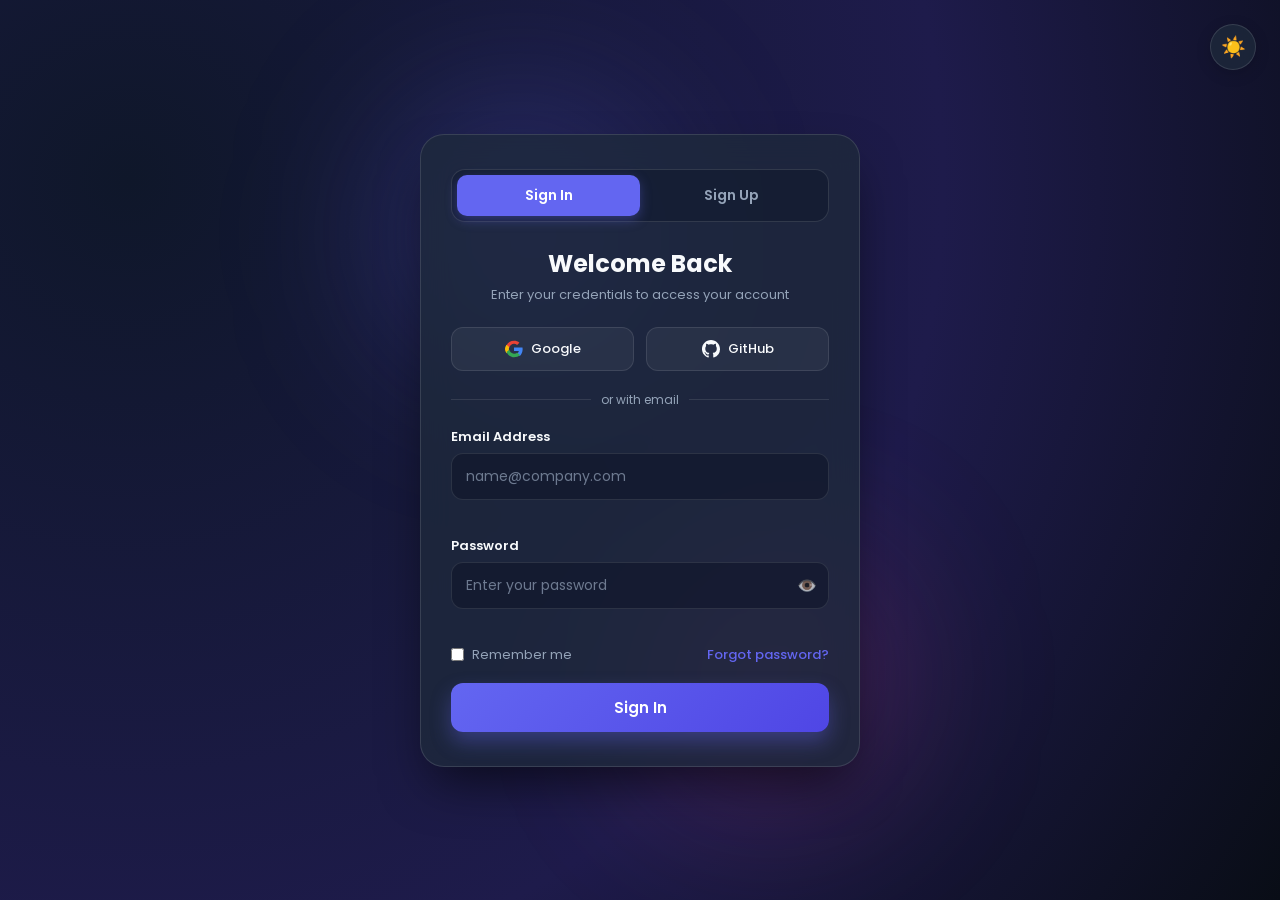
<file: index.html>
<!DOCTYPE html>
<html lang="en">
<head>
    <meta charset="UTF-8">
    <meta name="viewport" content="width=device-width, initial-scale=1.0">
    <meta name="description" content="A modern and interactive authentication portal with 3D Card Tilt, Confetti, and User Dashboard.">
    <title>Auth Portal | Login & Register</title>
    <link rel="preconnect" href="https://fonts.googleapis.com">
    <link rel="preconnect" href="https://fonts.gstatic.com" crossorigin>
    <link href="https://fonts.googleapis.com/css2?family=Poppins:wght@300;400;500;600;700&display=swap" rel="stylesheet">
    <link rel="stylesheet" href="style.css">
</head>
<body data-theme="dark">
    <!-- Confetti Canvas for Celebrations -->
    <canvas id="confettiCanvas"></canvas>

    <!-- Theme Toggle Button -->
    <button id="themeToggle" class="theme-toggle-btn" aria-label="Toggle Theme">
        <span id="themeIcon">☀️</span>
    </button>

    <div class="auth-container">
        <!-- Floating Ambient Glows -->
        <div class="glow-sphere glow-1"></div>
        <div class="glow-sphere glow-2"></div>

        <!-- 3D Tilting Card -->
        <div class="auth-card" id="tiltCard">
            <!-- Glow reflection layer -->
            <div class="card-glare" id="cardGlare"></div>

            <!-- Card Content Wrapper -->
            <div class="card-content">
                <!-- Tab Switcher (Sign In / Sign Up) -->
                <div class="tab-header" id="authTabs">
                    <button type="button" class="tab-btn active" id="loginTab">Sign In</button>
                    <button type="button" class="tab-btn" id="signupTab">Sign Up</button>
                </div>

                <!-- Login Form -->
                <form id="loginForm" class="auth-form active" novalidate>
                    <div class="form-header">
                        <h1>Welcome Back</h1>
                        <p>Enter your credentials to access your account</p>
                    </div>

                    <!-- Social Login Buttons -->
                    <div class="social-auth">
                        <button type="button" class="social-btn" id="googleLogin">
                            <svg width="18" height="18" viewBox="0 0 24 24"><path fill="#EA4335" d="M12 5c1.6 0 3 .6 4.1 1.6l3.1-3.1C17.3 1.7 14.8 1 12 1 7.5 1 3.7 3.6 1.9 7.3l3.7 2.9C6.5 7.3 9 5 12 5z"/><path fill="#4285F4" d="M23.5 12.3c0-.8-.1-1.6-.2-2.3H12v4.6h6.5c-.3 1.5-1.1 2.8-2.4 3.7l3.7 2.9c2.2-2 3.7-5 3.7-8.9z"/><path fill="#FBBC05" d="M5.6 14.8c-.3-.8-.4-1.8-.4-2.8s.2-2 .4-2.8L1.9 6.3C.7 8.7 0 10.3 0 12s.7 3.3 1.9 5.7l3.7-2.9z"/><path fill="#34A853" d="M12 23c3.2 0 6-1.1 8-3l-3.7-2.9c-1.1.7-2.5 1.2-4.3 1.2-3 0-5.5-2.3-6.4-5.2L1.9 16C3.7 19.7 7.5 23 12 23z"/></svg>
                            <span>Google</span>
                        </button>
                        <button type="button" class="social-btn" id="githubLogin">
                            <svg width="18" height="18" viewBox="0 0 24 24" fill="currentColor"><path d="M12 0C5.37 0 0 5.37 0 12c0 5.31 3.435 9.795 8.205 11.385.6.105.825-.255.825-.57 0-.285-.015-1.23-.015-2.235-3.015.555-3.795-.735-4.035-1.41-.135-.345-.72-1.41-1.23-1.695-.42-.225-1.02-.78-.015-.795.945-.015 1.62.87 1.845 1.23 1.08 1.815 2.805 1.305 3.495.99.105-.78.42-1.305.765-1.605-2.67-.3-5.46-1.335-5.46-5.925 0-1.305.465-2.385 1.23-3.225-.12-.3-.54-1.53.12-3.18 0 0 1.005-.315 3.3 1.23.96-.27 1.98-.405 3-.405s2.04.135 3 .405c2.295-1.56 3.3-1.23 3.3-1.23.66 1.65.24 2.88.12 3.18.765.84 1.23 1.905 1.23 3.225 0 4.605-2.805 5.625-5.475 5.925.435.375.81 1.095.81 2.22 0 1.605-.015 2.895-.015 3.3 0 .315.225.69.825.57A12.02 12.02 0 0024 12c0-6.63-5.37-12-12-12z"/></svg>
                            <span>GitHub</span>
                        </button>
                    </div>

                    <div class="divider"><span>or with email</span></div>

                    <div class="form-group">
                        <label for="loginEmail">Email Address</label>
                        <input type="email" id="loginEmail" placeholder="name@company.com" required>
                        <span class="error-msg" id="loginEmailError"></span>
                    </div>

                    <div class="form-group">
                        <label for="loginPassword">Password</label>
                        <div class="input-with-icon">
                            <input type="password" id="loginPassword" placeholder="Enter your password" required>
                            <button type="button" class="toggle-password-btn" data-target="loginPassword" aria-label="Toggle password">👁️</button>
                        </div>
                        <span class="error-msg" id="loginPasswordError"></span>
                    </div>

                    <div class="form-options">
                        <label class="checkbox-label">
                            <input type="checkbox" id="rememberMe">
                            <span>Remember me</span>
                        </label>
                        <button type="button" class="link-btn" id="openForgotModal">Forgot password?</button>
                    </div>

                    <button type="submit" class="submit-btn" id="loginSubmit">
                        <span class="btn-text">Sign In</span>
                        <span class="spinner"></span>
                    </button>
                </form>

                <!-- Sign Up Form -->
                <form id="signupForm" class="auth-form" novalidate>
                    <div class="form-header">
                        <h1>Create Account</h1>
                        <p>Get started with your free account today</p>
                    </div>

                    <div class="form-group">
                        <label for="signupName">Full Name</label>
                        <input type="text" id="signupName" placeholder="Muhammad Bilal" required>
                        <span class="error-msg" id="signupNameError"></span>
                    </div>

                    <div class="form-group">
                        <label for="signupEmail">Email Address</label>
                        <input type="email" id="signupEmail" placeholder="name@company.com" required>
                        <span class="error-msg" id="signupEmailError"></span>
                    </div>

                    <div class="form-group">
                        <label for="signupPassword">Password</label>
                        <div class="input-with-icon">
                            <input type="password" id="signupPassword" placeholder="Create a strong password" required>
                            <button type="button" class="toggle-password-btn" data-target="signupPassword" aria-label="Toggle password">👁️</button>
                        </div>
                        <!-- Password Strength Meter -->
                        <div class="strength-meter-container">
                            <div class="strength-bar-wrapper">
                                <div class="strength-bar" id="strengthBar"></div>
                            </div>
                            <span class="strength-text" id="strengthText">Password Strength</span>
                        </div>
                        <span class="error-msg" id="signupPasswordError"></span>
                    </div>

                    <div class="form-options">
                        <label class="checkbox-label">
                            <input type="checkbox" id="agreeTerms" required>
                            <span>I agree to the <a href="#" class="link-btn">Terms & Conditions</a></span>
                        </label>
                    </div>
                    <span class="error-msg" id="termsError"></span>

                    <button type="submit" class="submit-btn" id="signupSubmit">
                        <span class="btn-text">Create Account</span>
                        <span class="spinner"></span>
                    </button>
                </form>

                <!-- Logged In Profile Dashboard View -->
                <div id="userDashboard" class="dashboard-view">
                    <div class="avatar-wrapper">
                        <div class="avatar" id="userAvatar">MB</div>
                        <div class="status-badge"></div>
                    </div>
                    <h2 id="userNameDisplay">Muhammad Bilal</h2>
                    <p class="user-email" id="userEmailDisplay">user@example.com</p>

                    <div class="stats-grid">
                        <div class="stat-card">
                            <span class="stat-val">Active</span>
                            <span class="stat-lbl">Status</span>
                        </div>
                        <div class="stat-card">
                            <span class="stat-val">Pro User</span>
                            <span class="stat-lbl">Plan</span>
                        </div>
                    </div>

                    <div class="dashboard-actions">
                        <button type="button" class="action-btn" id="actionProfile">👤 View Profile</button>
                        <button type="button" class="action-btn" id="actionSecurity">🔒 Security Settings</button>
                    </div>

                    <button type="button" class="logout-btn" id="logoutBtn">
                        Sign Out
                    </button>
                </div>

                <!-- Alert / Toast Notification -->
                <div id="toastNotification" class="toast-notification"></div>
            </div>
        </div>
    </div>

    <!-- Interactive Forgot Password Modal -->
    <div id="forgotModal" class="modal-backdrop">
        <div class="modal-card">
            <button type="button" id="closeModal" class="modal-close-btn" aria-label="Close modal">&times;</button>
            <div class="modal-icon">🔐</div>
            <div class="form-header">
                <h2>Reset Password</h2>
                <p>Enter your registered email and we'll send you an OTP code</p>
            </div>
            <form id="forgotForm" novalidate>
                <div class="form-group">
                    <label for="forgotEmail">Email Address</label>
                    <input type="email" id="forgotEmail" placeholder="name@company.com" required>
                    <span class="error-msg" id="forgotEmailError"></span>
                </div>
                <button type="submit" class="submit-btn" id="forgotSubmit">
                    <span class="btn-text">Send Reset Code</span>
                    <span class="spinner"></span>
                </button>
            </form>
            <div id="modalNotice" class="modal-notice"></div>
        </div>
    </div>

    <script src="script.js"></script>
</body>
</html>
</file>
<file: style.css>
:root {
    /* Dark Theme (Default) */
    --bg-gradient: radial-gradient(circle at 10% 20%, #0f172a 0%, #1e1b4b 60%, #090d16 100%);
    --card-bg: rgba(30, 41, 59, 0.78);
    --card-border: rgba(255, 255, 255, 0.12);
    --card-shadow: 0 25px 50px -12px rgba(0, 0, 0, 0.6);
    --text-primary: #f8fafc;
    --text-secondary: #94a3b8;
    --input-bg: rgba(15, 23, 42, 0.6);
    --input-border: rgba(255, 255, 255, 0.1);
    --input-focus-border: #818cf8;
    --input-text: #ffffff;
    --social-bg: rgba(255, 255, 255, 0.05);
    --social-hover: rgba(255, 255, 255, 0.12);
    --social-border: rgba(255, 255, 255, 0.1);
    --tab-bg: rgba(15, 23, 42, 0.5);
    --tab-active-bg: #6366f1;
    --tab-active-text: #ffffff;
    --tab-inactive-text: #94a3b8;
    --accent: #6366f1;
    --accent-hover: #4f46e5;
    --glow-1: rgba(99, 102, 241, 0.25);
    --glow-2: rgba(236, 72, 153, 0.2);
    --modal-overlay: rgba(0, 0, 0, 0.7);
    --stat-bg: rgba(15, 23, 42, 0.5);
}

[data-theme="light"] {
    --bg-gradient: radial-gradient(circle at 10% 20%, #e0e7ff 0%, #f1f5f9 60%, #f8fafc 100%);
    --card-bg: rgba(255, 255, 255, 0.88);
    --card-border: rgba(0, 0, 0, 0.08);
    --card-shadow: 0 20px 45px -10px rgba(99, 102, 241, 0.15);
    --text-primary: #0f172a;
    --text-secondary: #64748b;
    --input-bg: #f8fafc;
    --input-border: #e2e8f0;
    --input-focus-border: #6366f1;
    --input-text: #0f172a;
    --social-bg: #f8fafc;
    --social-hover: #f1f5f9;
    --social-border: #e2e8f0;
    --tab-bg: #f1f5f9;
    --tab-active-bg: #6366f1;
    --tab-active-text: #ffffff;
    --tab-inactive-text: #64748b;
    --accent: #6366f1;
    --accent-hover: #4f46e5;
    --glow-1: rgba(99, 102, 241, 0.15);
    --glow-2: rgba(236, 72, 153, 0.12);
    --modal-overlay: rgba(15, 23, 42, 0.5);
    --stat-bg: #f1f5f9;
}

* {
    margin: 0;
    padding: 0;
    box-sizing: border-box;
    font-family: 'Poppins', sans-serif;
    transition: background-color 0.3s ease, border-color 0.3s ease, color 0.3s ease;
}

body {
    min-height: 100vh;
    display: flex;
    align-items: center;
    justify-content: center;
    background: var(--bg-gradient);
    padding: 24px;
    position: relative;
    overflow-x: hidden;
    perspective: 1000px;
}

/* Fullscreen Confetti Canvas */
#confettiCanvas {
    position: fixed;
    top: 0;
    left: 0;
    width: 100vw;
    height: 100vh;
    pointer-events: none;
    z-index: 9999;
}

/* Theme Toggle Button */
.theme-toggle-btn {
    position: fixed;
    top: 24px;
    right: 24px;
    width: 46px;
    height: 46px;
    border-radius: 50%;
    background: var(--card-bg);
    border: 1px solid var(--card-border);
    cursor: pointer;
    font-size: 20px;
    display: flex;
    align-items: center;
    justify-content: center;
    box-shadow: 0 4px 15px rgba(0, 0, 0, 0.15);
    backdrop-filter: blur(10px);
    z-index: 100;
    transition: transform 0.2s ease, box-shadow 0.2s ease;
}

.theme-toggle-btn:hover {
    transform: scale(1.1) rotate(15deg);
    box-shadow: 0 6px 20px rgba(99, 102, 241, 0.3);
}

/* Background Ambient Glows */
.auth-container {
    width: 100%;
    max-width: 440px;
    position: relative;
    z-index: 10;
    perspective: 1200px;
}

.glow-sphere {
    position: absolute;
    border-radius: 50%;
    filter: blur(80px);
    pointer-events: none;
    z-index: -1;
}

.glow-1 {
    width: 280px;
    height: 280px;
    background: var(--glow-1);
    top: -40px;
    left: -40px;
}

.glow-2 {
    width: 260px;
    height: 260px;
    background: var(--glow-2);
    bottom: -40px;
    right: -40px;
}

/* Main 3D Tilting Card */
.auth-card {
    background: var(--card-bg);
    border: 1px solid var(--card-border);
    border-radius: 24px;
    padding: 34px 30px;
    box-shadow: var(--card-shadow);
    backdrop-filter: blur(16px);
    -webkit-backdrop-filter: blur(16px);
    position: relative;
    overflow: hidden;
    transform-style: preserve-3d;
    transition: transform 0.1s ease-out, box-shadow 0.3s ease;
}

/* Dynamic Glare Effect */
.card-glare {
    position: absolute;
    top: 0;
    left: 0;
    width: 100%;
    height: 100%;
    background: radial-gradient(circle at 50% 50%, rgba(255, 255, 255, 0.15), transparent 70%);
    pointer-events: none;
    opacity: 0;
    transition: opacity 0.3s ease;
}

/* Tab Switcher */
.tab-header {
    display: flex;
    background: var(--tab-bg);
    border-radius: 14px;
    padding: 5px;
    margin-bottom: 24px;
    border: 1px solid var(--card-border);
}

.tab-btn {
    flex: 1;
    padding: 10px 0;
    border: none;
    border-radius: 10px;
    background: transparent;
    color: var(--tab-inactive-text);
    font-size: 14px;
    font-weight: 600;
    cursor: pointer;
    transition: all 0.25s ease;
}

.tab-btn.active {
    background: var(--tab-active-bg);
    color: var(--tab-active-text);
    box-shadow: 0 4px 12px rgba(99, 102, 241, 0.35);
}

/* Form Headings */
.auth-form {
    display: none;
    animation: formFade 0.35s ease;
}

.auth-form.active {
    display: block;
}

@keyframes formFade {
    from {
        opacity: 0;
        transform: translateY(8px);
    }
    to {
        opacity: 1;
        transform: translateY(0);
    }
}

.form-header {
    text-align: center;
    margin-bottom: 22px;
}

.form-header h1, .form-header h2 {
    font-size: 24px;
    font-weight: 700;
    color: var(--text-primary);
    margin-bottom: 4px;
}

.form-header p {
    font-size: 13px;
    color: var(--text-secondary);
}

/* Social Login Buttons */
.social-auth {
    display: flex;
    gap: 12px;
    margin-bottom: 20px;
}

.social-btn {
    flex: 1;
    display: flex;
    align-items: center;
    justify-content: center;
    gap: 8px;
    padding: 11px;
    border-radius: 12px;
    border: 1px solid var(--social-border);
    background: var(--social-bg);
    color: var(--text-primary);
    font-size: 13px;
    font-weight: 500;
    cursor: pointer;
    transition: all 0.2s ease;
}

.social-btn:hover {
    background: var(--social-hover);
    transform: translateY(-2px);
}

.social-btn svg {
    flex-shrink: 0;
}

/* Divider */
.divider {
    display: flex;
    align-items: center;
    text-align: center;
    margin: 18px 0;
    color: var(--text-secondary);
    font-size: 12px;
}

.divider::before,
.divider::after {
    content: '';
    flex: 1;
    border-bottom: 1px solid var(--input-border);
}

.divider span {
    padding: 0 10px;
}

/* Input Fields */
.form-group {
    margin-bottom: 16px;
}

.form-group label {
    display: block;
    font-size: 13px;
    font-weight: 600;
    color: var(--text-primary);
    margin-bottom: 6px;
}

.form-group input {
    width: 100%;
    padding: 12px 14px;
    border-radius: 12px;
    border: 1.5px solid var(--input-border);
    background: var(--input-bg);
    color: var(--input-text);
    font-size: 14px;
    outline: none;
    transition: all 0.25s ease;
}

.form-group input:focus {
    border-color: var(--input-focus-border);
    box-shadow: 0 0 0 4px rgba(99, 102, 241, 0.2);
}

.form-group input::placeholder {
    color: var(--text-secondary);
    opacity: 0.7;
}

.input-with-icon {
    position: relative;
    display: flex;
    align-items: center;
}

.input-with-icon input {
    padding-right: 44px;
}

.toggle-password-btn {
    position: absolute;
    right: 12px;
    background: none;
    border: none;
    cursor: pointer;
    font-size: 16px;
    opacity: 0.7;
    transition: opacity 0.2s;
}

.toggle-password-btn:hover {
    opacity: 1;
}

/* Password Strength Meter */
.strength-meter-container {
    margin-top: 8px;
}

.strength-bar-wrapper {
    width: 100%;
    height: 4px;
    background: rgba(255, 255, 255, 0.1);
    border-radius: 4px;
    overflow: hidden;
}

.strength-bar {
    height: 100%;
    width: 0%;
    border-radius: 4px;
    transition: width 0.3s ease, background-color 0.3s ease;
}

.strength-text {
    display: block;
    font-size: 11px;
    margin-top: 4px;
    color: var(--text-secondary);
}

/* Error Messages */
.error-msg {
    display: block;
    font-size: 12px;
    color: #f87171;
    margin-top: 4px;
    min-height: 16px;
}

/* Form Options */
.form-options {
    display: flex;
    justify-content: space-between;
    align-items: center;
    margin-bottom: 18px;
    font-size: 13px;
}

.checkbox-label {
    display: flex;
    align-items: center;
    gap: 8px;
    color: var(--text-secondary);
    cursor: pointer;
    user-select: none;
}

.checkbox-label input {
    accent-color: var(--accent);
    cursor: pointer;
}

.link-btn {
    background: none;
    border: none;
    color: var(--accent);
    text-decoration: none;
    font-weight: 500;
    cursor: pointer;
    font-size: 13px;
    transition: opacity 0.2s;
}

.link-btn:hover {
    opacity: 0.85;
    text-decoration: underline;
}

/* Submit Button & Spinner */
.submit-btn {
    width: 100%;
    padding: 13px;
    border: none;
    border-radius: 12px;
    background: linear-gradient(135deg, #6366f1 0%, #4f46e5 100%);
    color: #ffffff;
    font-size: 15px;
    font-weight: 600;
    cursor: pointer;
    box-shadow: 0 10px 20px rgba(99, 102, 241, 0.35);
    display: flex;
    align-items: center;
    justify-content: center;
    gap: 10px;
    transition: all 0.25s ease;
    position: relative;
}

.submit-btn:hover {
    transform: translateY(-2px);
    box-shadow: 0 14px 24px rgba(99, 102, 241, 0.45);
}

.submit-btn:active {
    transform: translateY(0);
}

.submit-btn.loading .btn-text {
    opacity: 0;
}

.submit-btn.loading .spinner {
    display: inline-block;
}

.spinner {
    display: none;
    width: 18px;
    height: 18px;
    border: 2.5px solid rgba(255, 255, 255, 0.3);
    border-radius: 50%;
    border-top-color: #ffffff;
    animation: spin 0.8s linear infinite;
    position: absolute;
}

@keyframes spin {
    to {
        transform: rotate(360deg);
    }
}

/* Logged-In User Dashboard Section */
.dashboard-view {
    display: none;
    text-align: center;
    animation: formFade 0.4s ease;
}

.dashboard-view.active {
    display: block;
}

.avatar-wrapper {
    position: relative;
    width: 80px;
    height: 80px;
    margin: 0 auto 16px;
}

.avatar {
    width: 100%;
    height: 100%;
    border-radius: 50%;
    background: linear-gradient(135deg, #6366f1, #ec4899);
    color: #ffffff;
    display: flex;
    align-items: center;
    justify-content: center;
    font-size: 26px;
    font-weight: 700;
    box-shadow: 0 8px 20px rgba(99, 102, 241, 0.4);
}

.status-badge {
    position: absolute;
    bottom: 2px;
    right: 2px;
    width: 16px;
    height: 16px;
    background: #10b981;
    border-radius: 50%;
    border: 3px solid var(--card-bg);
}

.dashboard-view h2 {
    font-size: 22px;
    font-weight: 700;
    color: var(--text-primary);
    margin-bottom: 2px;
}

.user-email {
    font-size: 13px;
    color: var(--text-secondary);
    margin-bottom: 20px;
}

.stats-grid {
    display: flex;
    gap: 12px;
    margin-bottom: 20px;
}

.stat-card {
    flex: 1;
    background: var(--stat-bg);
    border: 1px solid var(--input-border);
    border-radius: 12px;
    padding: 12px 8px;
    display: flex;
    flex-direction: column;
    gap: 4px;
}

.stat-val {
    font-size: 14px;
    font-weight: 700;
    color: var(--text-primary);
}

.stat-lbl {
    font-size: 11px;
    color: var(--text-secondary);
}

.dashboard-actions {
    display: flex;
    flex-direction: column;
    gap: 10px;
    margin-bottom: 20px;
}

.action-btn {
    width: 100%;
    padding: 11px 14px;
    border-radius: 12px;
    border: 1px solid var(--input-border);
    background: var(--input-bg);
    color: var(--text-primary);
    font-size: 13px;
    font-weight: 500;
    cursor: pointer;
    text-align: left;
    transition: all 0.2s;
}

.action-btn:hover {
    background: var(--social-hover);
    transform: translateX(3px);
}

.logout-btn {
    width: 100%;
    padding: 12px;
    border: 1.5px solid #ef4444;
    border-radius: 12px;
    background: transparent;
    color: #ef4444;
    font-size: 14px;
    font-weight: 600;
    cursor: pointer;
    transition: all 0.2s;
}

.logout-btn:hover {
    background: #ef4444;
    color: #ffffff;
    box-shadow: 0 6px 16px rgba(239, 68, 68, 0.3);
}

/* Toast Notifications */
.toast-notification {
    margin-top: 18px;
    padding: 11px 16px;
    border-radius: 12px;
    font-size: 13px;
    text-align: center;
    display: none;
    animation: toastFade 0.3s ease;
}

.toast-notification.success {
    display: block;
    background: rgba(16, 185, 129, 0.15);
    color: #34d399;
    border: 1px solid rgba(16, 185, 129, 0.3);
}

.toast-notification.error {
    display: block;
    background: rgba(239, 68, 68, 0.15);
    color: #f87171;
    border: 1px solid rgba(239, 68, 68, 0.3);
}

@keyframes toastFade {
    from {
        opacity: 0;
        transform: translateY(-4px);
    }
    to {
        opacity: 1;
        transform: translateY(0);
    }
}

/* --- Modal Styles --- */
.modal-backdrop {
    position: fixed;
    top: 0;
    left: 0;
    width: 100vw;
    height: 100vh;
    background: var(--modal-overlay);
    backdrop-filter: blur(8px);
    display: none;
    align-items: center;
    justify-content: center;
    z-index: 1000;
    padding: 20px;
    opacity: 0;
    transition: opacity 0.3s ease;
}

.modal-backdrop.show {
    display: flex;
    opacity: 1;
}

.modal-card {
    background: var(--card-bg);
    border: 1px solid var(--card-border);
    border-radius: 24px;
    padding: 32px 28px;
    max-width: 400px;
    width: 100%;
    position: relative;
    box-shadow: 0 25px 50px rgba(0, 0, 0, 0.5);
    transform: scale(0.9);
    transition: transform 0.3s ease;
}

.modal-backdrop.show .modal-card {
    transform: scale(1);
}

.modal-close-btn {
    position: absolute;
    top: 16px;
    right: 18px;
    background: none;
    border: none;
    font-size: 24px;
    color: var(--text-secondary);
    cursor: pointer;
    line-height: 1;
    transition: color 0.2s;
}

.modal-close-btn:hover {
    color: var(--text-primary);
}

.modal-icon {
    font-size: 40px;
    text-align: center;
    margin-bottom: 12px;
}

.modal-notice {
    margin-top: 14px;
    padding: 10px;
    border-radius: 10px;
    font-size: 13px;
    text-align: center;
    display: none;
}

.modal-notice.success {
    display: block;
    background: rgba(16, 185, 129, 0.15);
    color: #34d399;
    border: 1px solid rgba(16, 185, 129, 0.3);
}

.modal-notice.error {
    display: block;
    background: rgba(239, 68, 68, 0.15);
    color: #f87171;
    border: 1px solid rgba(239, 68, 68, 0.3);
}
</file>
